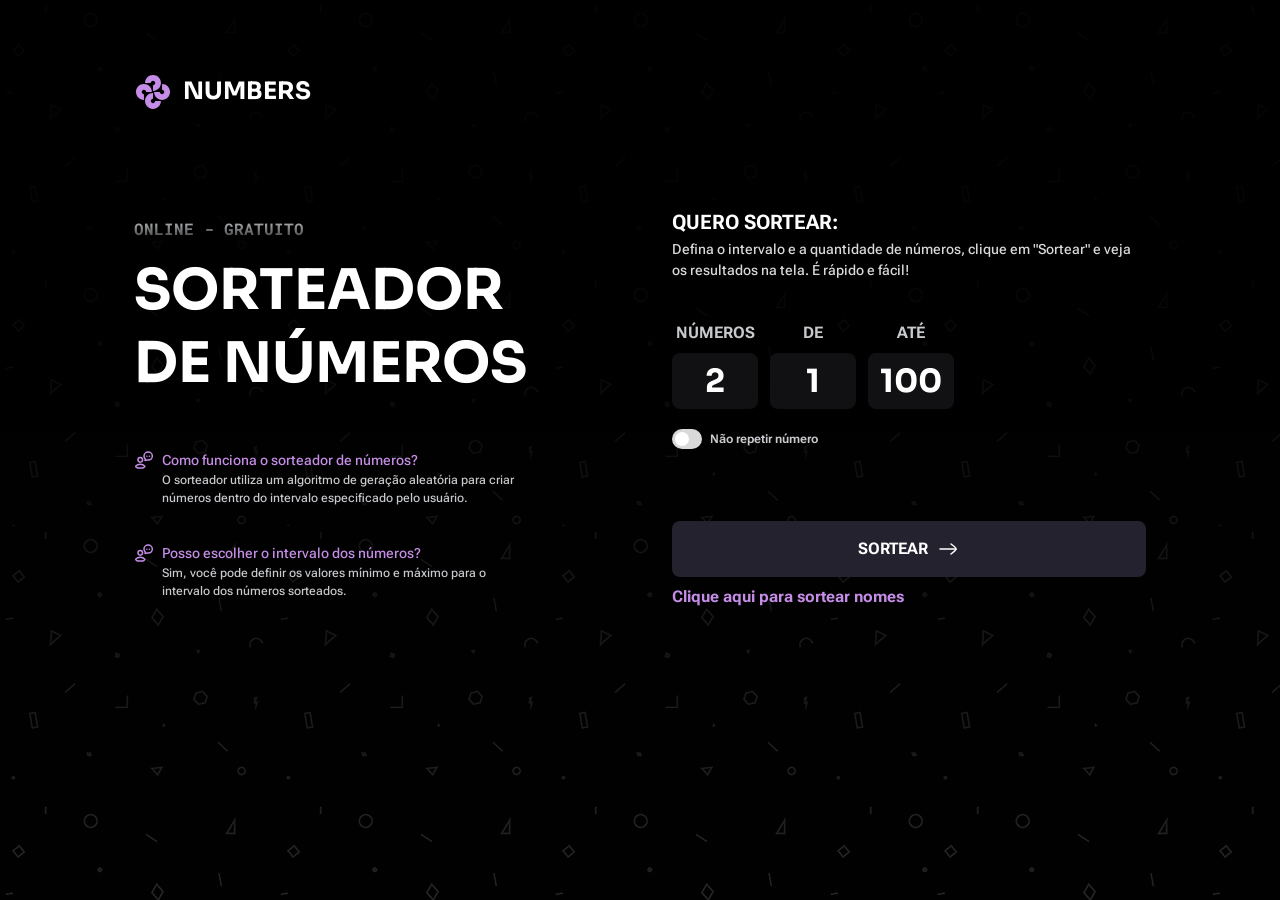
<file: index.html>
<!DOCTYPE html>
<html lang="pt-BR">

<head>
  <link rel="preconnect" href="https://fonts.googleapis.com">
  <link rel="preconnect" href="https://fonts.gstatic.com" crossorigin>
  <meta charset="UTF-8">
  <meta name="viewport" content="width=device-width, initial-scale=1.0">
  <title>Sorteador de Números</title>

  <link rel="stylesheet" href="styles/pages/number-generator.css">
  <link
    href="https://fonts.googleapis.com/css2?family=Roboto+Flex:opsz,wght,XOPQ,XTRA,YOPQ,YTDE,YTFI,YTLC,YTUC@8..144,100..1000,96,468,79,-203,738,514,712&family=Roboto+Mono:ital,wght@0,100..700;1,100..700&family=Sora:wght@100..800&display=swap"
    rel="stylesheet">
</head>

<body>
  <div class="container">
    <header>
      <a href="">
        <img src="./assets/logo.svg" alt="Logo">
        <span>Numbers</span>
      </a>
    </header>

    <main>
      <section class="title">
        <span>Online - Gratuito</span>
        <h1>Sorteador<br>de Números</h1>
      </section>

      <section class="generator">
        <div class="form" id="generator-form-wrap">
          <h2>Quero sortear:</h2>
          <p>Defina o intervalo e a quantidade de números, clique em "Sortear" e veja os resultados na tela. É rápido e
            fácil!</p>

          <form id="generator-form" novalidate>
            <div class="number-inputs">
              <div class="number-input">
                <label for="number-amount">Números</label>
                <div class="input-wrapper">
                  <div class="input-border"></div>
                  <input type="number" name="number-amount" id="number-amount" value="2" min="1" max="10" maxlength="2" inputmode="numeric" required>
                </div>
              </div>
              <div class="number-input">
                <label for="number-from">De</label>
                <div class="input-wrapper">
                  <div class="input-border"></div>
                  <input type="number" name="number-from" id="number-from" value="1" min="0" max="999" maxlength="3" inputmode="numeric" required>
                </div>
              </div>
              <div class="number-input">
                <label for="number-until">Até</label>
                <div class="input-wrapper">
                  <div class="input-border"></div>
                  <input type="number" name="number-until" id="number-until" value="100" min="0" max="999" maxlength="3" inputmode="numeric" required>
                </div>
              </div>
            </div>

            <div class="number-repeat">
              <div class="switch">
                <input type="checkbox" id="number-repeat" name="number-repeat">
                <span class="slider"></span>
              </div>
              <label for="number-repeat">Não repetir número</label>

            </div>

            <p class="form-error" id="form-error" role="alert" aria-live="polite"></p>

            <button type="submit">
              <span>Sortear</span>
              <img src="./assets/arrow.svg" alt="Ícone de seta para direita">
            </button>

            <a class="names-link" href="./names.html">Clique aqui para sortear nomes</a>
          </form>
        </div>
        <div class="result-wraper is-hidden" id="result-wraper">
          <h2>Resultado do sorteio</h2>
          <p><span class="result-amount">1</span>º resultado</p>

          <div class="result-numbers" aria-live="polite"></div>

          <div class="result-actions">
            <button type="button" id="back-button">
              <span>Voltar</span>
            </button>
            <button type="button" id="retry-button">
                <span>Sortear novamente</span>
                <div>
                  <img src="./assets/replay.svg" alt="Ícone de replay">
                  <img src="./assets/replay-arrow.svg" alt="">
                </div>
            </button>
          </div>
        </div>
      </section>

      <section class="questions">
        <div class="question">
          <img src="./assets/user.svg" alt="Ícone de usuário perguntando">
          <div>
            <h3>Como funciona o sorteador de números?</h3>
            <p>O sorteador utiliza um algoritmo de geração aleatória para criar números dentro do intervalo especificado
              pelo usuário.</p>
          </div>
        </div>
        <div class="question">
          <img src="./assets/user.svg" alt="Ícone de usuário perguntando">
          <div>
            <h3>Posso escolher o intervalo dos números?</h3>
            <p>Sim, você pode definir os valores mínimo e máximo para o intervalo dos números sorteados.</p>
          </div>
        </div>
      </section>
    </main>
  </div>

  <script src="./scripts/pages/number-generator.js"></script>
</body>

</html>
</file>
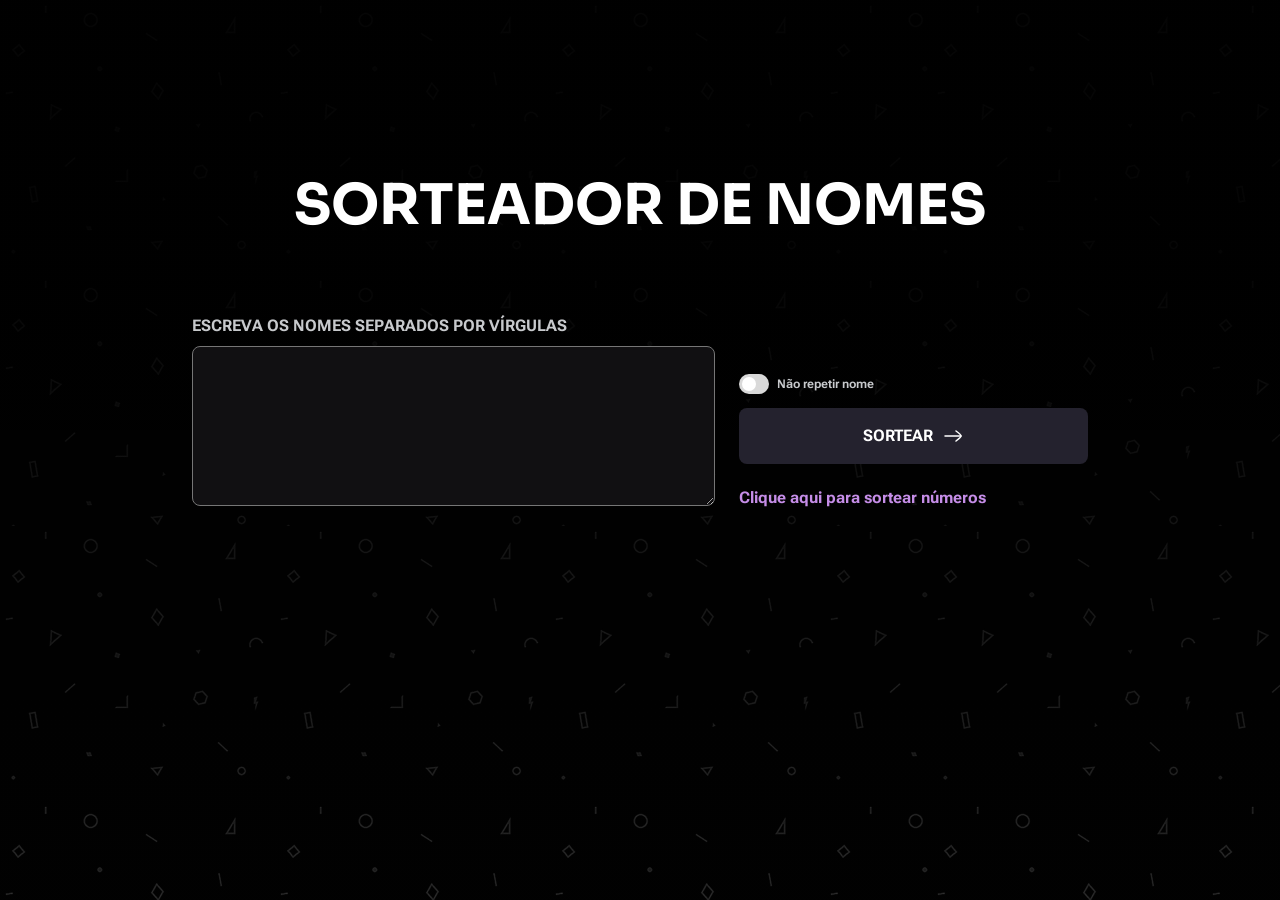
<file: names.html>
<!DOCTYPE html>
<html lang="pt-BR">

<head>
  <link rel="preconnect" href="https://fonts.googleapis.com">
  <link rel="preconnect" href="https://fonts.gstatic.com" crossorigin>
  <meta charset="UTF-8">
  <meta name="viewport" content="width=device-width, initial-scale=1.0">
  <title>Sorteador de Nomes</title>

  <link rel="stylesheet" href="styles/pages/name-picker.css">
  <link
    href="https://fonts.googleapis.com/css2?family=Roboto+Flex:opsz,wght,XOPQ,XTRA,YOPQ,YTDE,YTFI,YTLC,YTUC@8..144,100..1000,96,468,79,-203,738,514,712&family=Roboto+Mono:ital,wght@0,100..700;1,100..700&family=Sora:wght@100..800&display=swap"
    rel="stylesheet">
</head>

<body>
  <div class="container">
    <main>
      <section class="title">
        <h1>Sorteador de Nomes</h1>
      </section>

      <section class="generator">
        <div class="form" id="generator-form-wrap">
          <form id="name-generator-form" novalidate>
            <div class="text-input">
              <label for="name-list">Escreva os nomes separados por vírgulas</label>
              <div class="input-wrapper">
                <div class="input-border"></div>
                <textarea id="name-list" name="name-list" required></textarea>
              </div>
            </div>

            <div class="name-controls">
              <div class="number-repeat">
                <div class="switch">
                  <input type="checkbox" id="name-repeat" name="name-repeat">
                  <span class="slider"></span>
                </div>
                <label for="name-repeat">Não repetir nome</label>
              </div>

              <button type="submit">
                <span>Sortear</span>
                <img src="./assets/arrow.svg" alt="Ícone de seta para direita">
              </button>

              <a class="names-link" href="./index.html">Clique aqui para sortear números</a>
            </div>

            <p class="form-error" id="form-error" role="alert" aria-live="polite"></p>
          </form>
        </div>

        <div class="result-wraper is-hidden" id="result-wraper">
          <div class="result-numbers name-result" id="result-names" aria-live="polite"></div>
        </div>
      </section>
    </main>
  </div>

  <script src="./scripts/pages/name-picker.js"></script>
</body>

</html>
</file>
<file: styles/pages/number-generator.css>
@import url(../base/theme.css);
@import url(../layout/site-header.css);
@import url(../layout/page-grid.css);
@import url(../components/page-title.css);
@import url(../components/generator-panel.css);
@import url(../components/faq-list.css);
</file>
<file: styles/pages/name-picker.css>
@import url(../base/theme.css);
@import url(../layout/page-grid.css);
@import url(../components/page-title.css);
@import url(../components/generator-panel.css);

main {
  grid-template-columns: 1fr;
  grid-template-areas:
    "title"
    "generator";
}

.title h1 {
  margin-top: 0;
  text-align: center;
}

.generator {
  width: 100%;
  max-width: 56rem;
  margin-inline: auto;
}

#name-generator-form {
  display: grid;
  grid-template-columns: minmax(0, 1.2fr) minmax(0, .8fr);
  gap: 1rem 1.5rem;
  align-items: end;
}

#name-generator-form .text-input {
  margin-top: 0;
}

#name-generator-form .name-controls {
  display: flex;
  flex-direction: column;
  gap: .875rem;
}

#name-generator-form .name-controls .number-repeat {
  margin-top: 0;
}

#name-generator-form .name-controls button {
  margin-top: 0;
}

#name-generator-form .form-error {
  grid-column: 1 / -1;
  margin-top: 0;
}

.generator .result-wraper .result-numbers.name-result {
  margin-block: 1rem 0;
  min-height: 5.5rem;
}

.generator .result-wraper .result-numbers.name-result .result-number {
  width: min(100%, 30.125rem);
  transition: transform 220ms ease, opacity 220ms ease;
}

.generator .result-wraper .result-numbers.name-result .result-number .number-background {
  opacity: 1;
  background-color: var(--accent-pink);
  border-color: var(--accent-pink);
  animation: none;
}

.generator .result-wraper .result-numbers.name-result .result-number span {
  font: var(--label-large);
  font-size: 1.6rem;
  color: var(--color-inverse);
  max-width: calc(100% - 1.5rem);
  overflow: hidden;
  text-overflow: ellipsis;
  white-space: nowrap;
}

.generator .result-wraper .result-numbers.name-result .result-number.is-name-entering {
  opacity: 0;
  transform: translateY(.75rem) scale(0.95);
}

.generator .result-wraper .result-numbers.name-result .result-number.is-name-entering.is-name-entering-active {
  opacity: 1;
  transform: translateY(0) scale(1);
}

.generator .result-wraper .result-numbers.name-result .result-number.is-name-leaving {
  opacity: 0;
  transform: translateY(-.5rem) scale(0.98);
}

@media (width < 48rem) {
  #name-generator-form {
    grid-template-columns: 1fr;
  }

  #name-generator-form .name-controls {
    gap: .875rem;
  }
}

@media (width >= 72rem) {
  main {
    margin-top: 6rem;
  }

  .title {
    text-align: left;
  }
}
</file>
